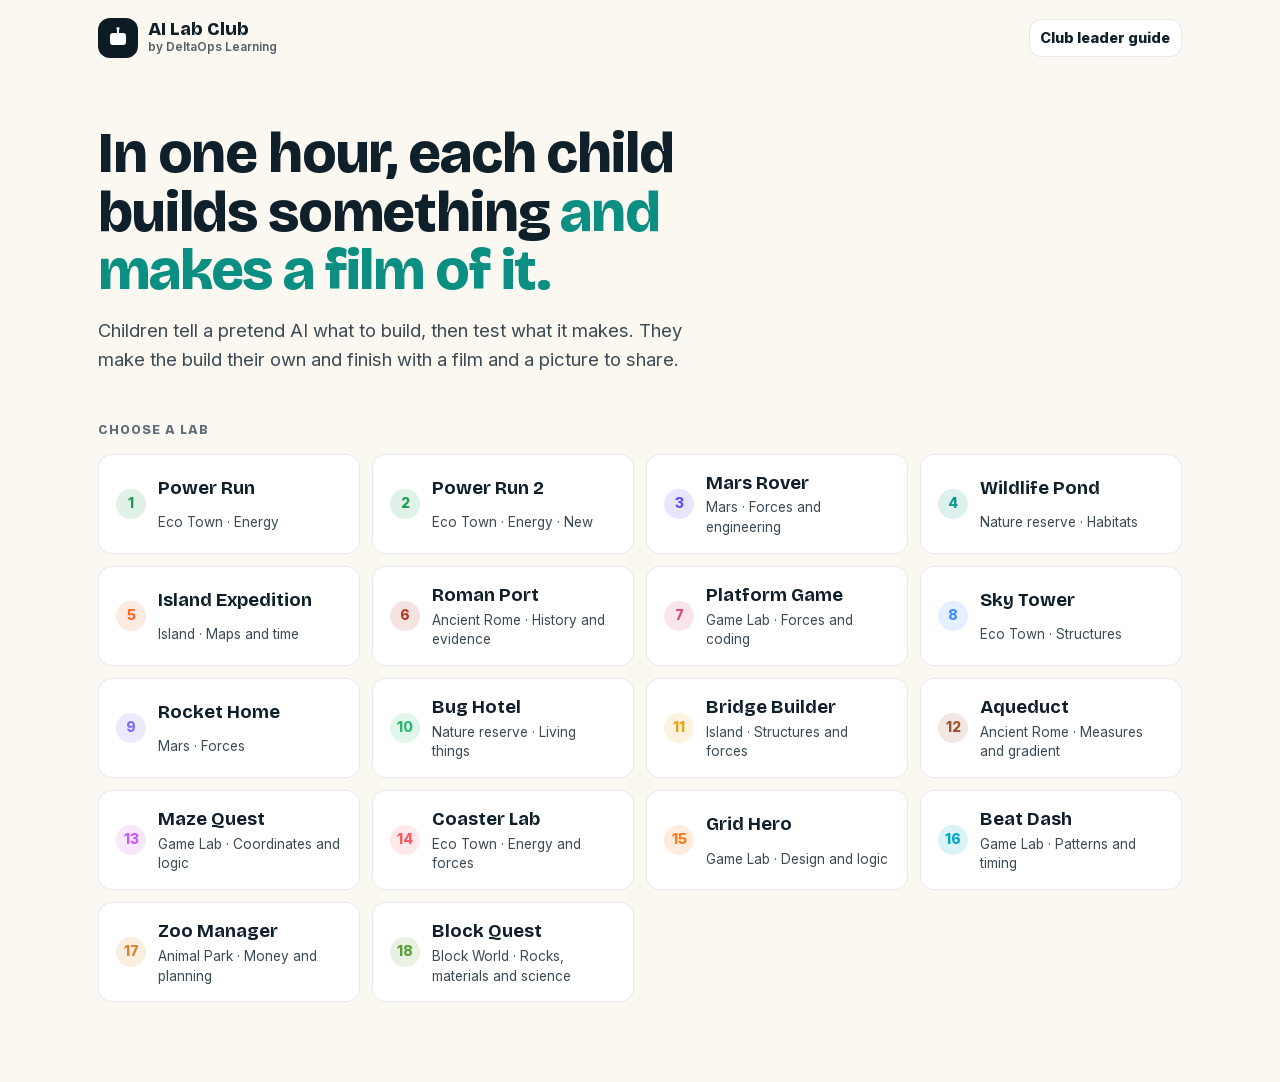
<file: labs-test/index.html>
<!doctype html>
<html lang="en-GB">
<head>
  <meta charset="utf-8">
  <meta name="viewport" content="width=device-width, initial-scale=1, viewport-fit=cover">
  <meta name="robots" content="noindex">
  <meta name="theme-color" content="#0c1b24">
  <title>AI Lab Club</title>
  <link rel="icon" href="/labs-test/mark.svg" type="image/svg+xml">
  <link rel="preload" href="/labs-test/fonts/inter.woff2" as="font" type="font/woff2" crossorigin>
  <link rel="preload" href="/labs-test/fonts/bricolage.woff2" as="font" type="font/woff2" crossorigin>
  <script type="module" crossorigin src="/labs-test/assets/index-DCKdFNUJ.js"></script>
  <link rel="modulepreload" crossorigin href="/labs-test/assets/rolldown-runtime-Dd_uD5pT.js">
  <link rel="stylesheet" crossorigin href="/labs-test/assets/index-adp0SQzW.css">
</head>
<body>
  <div id="app" class="app"></div>
  <noscript>AI Lab needs JavaScript.</noscript>
  <script>
    // Power Run 2 is a separate page (labs-test/power-run-2), so its tile is added to the lab list here,
    // straight after the original Power Run. The list can redraw, so the tile is re-added when it does.
    new MutationObserver(() => {
      const first = document.querySelector('.mgrid a.mtile[href="./?m=powerrun"]');
      if (!first || first.parentElement.querySelector('[data-pr2]')) return;
      const tile = first.cloneNode(true);
      tile.dataset.pr2 = '';
      tile.href = '/labs-test/power-run-2/';
      tile.querySelector('b').textContent = 'Power Run 2';
      tile.querySelector('small').textContent = 'Eco Town · Energy · New';
      first.after(tile);
      first.parentElement.querySelectorAll('.mt-n').forEach((n, i) => { n.textContent = i + 1; });
    }).observe(document.getElementById('app'), { childList: true, subtree: true });
  </script>
</body>
</html>
</file>
<file: labs-test/assets/index-adp0SQzW.css>
@font-face{font-family:Inter;src:url(/labs-test/fonts/inter.woff2)format("woff2");font-weight:100 900;font-display:swap}@font-face{font-family:Bricolage Grotesque;src:url(/labs-test/fonts/bricolage.woff2)format("woff2");font-weight:200 800;font-display:swap}:root{--paper:#fbf8f1;--card:#fff;--ink:#10202b;--soft:#5c6b75;--line:#e4e9ec;--navy:#0c1b24;--night:#0d1833;--mc:#1f9d55;--mi:#0f3d2a;--good:#1f9d55;--mid:#e8a317;--bad:#e2483d;--you:#1f9d55;--guess:#ff7a2f;--calc:#3f8cff;--r:18px;--shadow:0 2px 0 #0c1b240f, 0 10px 30px #0c1b2414;--top:64px;--panel:min(440px, 38vw);--lightningcss-light:initial;--lightningcss-dark: ;color-scheme:light}*{box-sizing:border-box}html,body{height:100%;margin:0}body{background:var(--paper);color:var(--ink);-webkit-font-smoothing:antialiased;font:16px/1.45 Inter,system-ui,sans-serif}button{font:inherit;color:inherit}h1,h2,h3{letter-spacing:-.01em;margin:0}h1,h2{font-family:Bricolage Grotesque,Inter,sans-serif;font-weight:800}a{color:inherit}svg{fill:currentColor;flex:none;width:1.2em;height:1.2em}.btn{all:unset;box-sizing:border-box;background:var(--mc);color:#fff;cursor:pointer;min-height:46px;box-shadow:0 4px 0 var(--mi);text-align:center;border-radius:14px;justify-content:center;align-items:center;gap:.5em;padding:.6em 1.1em;font-weight:800;transition:transform .12s,box-shadow .12s,filter .2s;display:inline-flex}.btn:hover{filter:brightness(1.06)}.btn:active{box-shadow:0 1px 0 var(--mi);transform:translateY(3px)}.btn:focus-visible,.tile:focus-visible,.step:focus-visible,.tab:focus-visible,.sw:focus-visible,.stamp:focus-visible,.iconbtn:focus-visible,.mtile:focus-visible{outline-offset:2px;outline:3px solid #3f8cff}.btn[disabled]{opacity:.45;cursor:not-allowed;transform:none}.btn.big{border-radius:16px;min-height:56px;padding:.7em 1.4em;font-size:1.08em}.btn.ghost{color:var(--ink);background:#fff;box-shadow:0 4px #cdd6dc,inset 0 0 0 2px #e4e9ec}.btn.small{border-radius:12px;min-height:38px;padding:.4em .8em;font-size:.9em}.iconbtn{all:unset;box-sizing:border-box;width:44px;height:44px;color:var(--ink);cursor:pointer;background:#fff;border-radius:12px;place-items:center;display:inline-grid;box-shadow:0 3px #cdd6dc,inset 0 0 0 2px #e4e9ec}.iconbtn.small{border-radius:10px;width:36px;height:36px}.iconbtn[aria-pressed=true]{background:var(--ink);color:#fff;box-shadow:0 3px #000}.tiles{flex-wrap:wrap;gap:8px;display:flex}.tile{all:unset;box-sizing:border-box;cursor:pointer;background:#fff;border-radius:12px;align-items:center;min-height:44px;padding:.5em .95em;font-weight:700;line-height:1.2;transition:transform .12s,background .15s,color .15s;display:inline-flex;box-shadow:0 3px #cdd6dc,inset 0 0 0 2px #e4e9ec}.tile:hover{background:#f4f8f6}.tile.on{background:var(--mc);color:#fff;box-shadow:0 3px 0 var(--mi)}.tile[disabled]{opacity:.4;cursor:not-allowed}.tiles.small .tile{min-height:38px;padding:.35em .75em;font-size:.9em}.pill{background:var(--mc);color:#fff;letter-spacing:.06em;text-transform:uppercase;border-radius:99px;padding:.25em .7em;font-size:.74em;font-weight:800;display:inline-block}.chip{color:var(--soft);background:#eef2f4;border-radius:99px;padding:.25em .7em;font-size:.78em;font-weight:800;display:inline-block}.tag{letter-spacing:.05em;text-transform:uppercase;color:#fff;vertical-align:.08em;white-space:nowrap;border-radius:8px;padding:.18em .55em;font-size:.72em;font-weight:900;display:inline-block}.tag.you{background:var(--you)}.tag.guess{background:var(--guess)}.tag.calc{background:var(--calc)}.app.mission{grid-template-rows:var(--top) 1fr;height:100dvh;display:grid;overflow:hidden}.top{background:var(--navy);color:#fff;align-items:center;gap:14px;min-width:0;padding:0 14px;display:flex}.brand{flex:none;align-items:center;gap:10px;text-decoration:none;display:flex}.brand b{font-family:Bricolage Grotesque,sans-serif;font-size:1.15em;font-weight:800;line-height:1.05;display:block}.brand small{opacity:.7;font-size:.74em;font-weight:600;display:block}.brand-mark{background:var(--mc);color:#fff;width:40px;height:40px;box-shadow:0 3px 0 var(--mi);border-radius:12px;place-items:center;display:grid}.brand-mark svg{width:24px;height:24px}.steps{scrollbar-width:none;gap:4px;min-width:0;margin:0 auto;padding:0;list-style:none;display:flex;overflow-x:auto}.steps::-webkit-scrollbar{display:none}.step{all:unset;cursor:pointer;color:#ffffffbf;white-space:nowrap;border-radius:99px;align-items:center;gap:7px;padding:6px 11px 6px 6px;font-size:.86em;font-weight:700;display:flex}.step:hover:not([disabled]){background:#ffffff14}.step[disabled]{opacity:.38;cursor:default}.step-n{background:#ffffff1f;border-radius:50%;place-items:center;width:26px;height:26px;font-size:.9em;font-weight:900;display:grid}.step-n svg{width:15px;height:15px}.step.done .step-n{background:var(--mc);color:#fff}.step.on{color:var(--ink);background:#fff}.step.on .step-n{background:var(--mc);color:#fff}.top-tools{flex:none;gap:8px;display:flex}.top .iconbtn{color:#fff;box-shadow:none;background:#ffffff1a}.mwrap{grid-template-columns:1fr var(--panel);min-height:0;display:grid}.stage{background:linear-gradient(#bfe3ff,#eef8ff);min-height:0;position:relative;overflow:hidden}.stage-canvas{touch-action:none;cursor:grab;width:100%;height:100%;display:block;position:absolute;inset:0}.stage-canvas:active{cursor:grabbing}.stage.picking .stage-canvas{cursor:crosshair}.stage-hint{text-align:center;color:var(--mi,#10202b);pointer-events:none;background:radial-gradient(60% 50% at 50% 55%, color-mix(in srgb, var(--mc,#1f9d55) 22%, transparent), transparent 70%), linear-gradient(180deg, #e9f6ff, #fbf8f1);place-content:center;justify-items:center;gap:10px;padding:20px;display:grid;position:absolute;inset:0}.stage-hint b{font-size:1.25em;font-weight:800}.stage-hint small{opacity:.7;font-weight:600}.hint-mark{background:var(--mc,#1f9d55);color:#fff;width:76px;height:76px;box-shadow:0 6px 0 color-mix(in srgb, var(--mc,#1f9d55) 60%, #000), 0 18px 40px -16px #0c1b2466;border-radius:24px;place-items:center;animation:3s ease-in-out infinite hintbob;display:grid}.hint-mark svg{width:40px;height:40px}@keyframes hintbob{50%{transform:translateY(-8px)rotate(-3deg)}}.stage-hint[hidden]{display:none}.stage-over{pointer-events:none;position:absolute;inset:0}.live{align-items:flex-end;gap:12px;display:flex;position:absolute;bottom:16px;left:16px;right:16px}.clock{color:#fff;background:#0a1228c7;border-radius:16px;padding:10px 16px}.clock small{letter-spacing:.08em;text-transform:uppercase;opacity:.7;font-size:.7em;font-weight:800;display:block}.clock b{font-variant-numeric:tabular-nums;font-size:1.9em;font-weight:900;line-height:1.05}.graph{background:#ffffffeb;border-radius:16px;flex:1;max-width:560px;height:110px;padding:8px}.graph svg{width:100%;height:100%;display:block}.progress{color:#fff;text-align:center;pointer-events:auto;background:#0a1228db;border-radius:22px;width:min(420px,80%);padding:22px 24px;position:absolute;top:50%;left:50%;transform:translate(-50%,-50%)}.progress b{margin-bottom:12px;font-family:Bricolage Grotesque,sans-serif;font-size:1.4em;display:block}.progress i{background:#ffffff26;border-radius:99px;height:12px;display:block;overflow:hidden}.progress i span{background:linear-gradient(90deg,#59c7fc,#16ffc6);border-radius:99px;width:0;height:100%;transition:width .2s;display:block}.progress small{opacity:.8;margin-top:10px;font-weight:600;display:block}.panel{background:var(--paper);border-left:1px solid var(--line);overscroll-behavior:contain;padding:16px;overflow-y:auto}.card{background:var(--card);border-radius:var(--r);box-shadow:var(--shadow);padding:20px}.card+.card{margin-top:14px}.card.warn{border:2px solid var(--bad)}.kicker{align-items:center;gap:8px;margin-bottom:8px;display:flex}.habit{color:var(--mc);letter-spacing:.04em;text-transform:uppercase;font-size:.78em;font-weight:800}.step-card h2{margin-bottom:12px;font-size:1.65em}.prompt{background:#f3f7f5;border:2px dashed #cfdcd5;border-radius:16px;margin-bottom:16px;padding:14px 52px 14px 16px;position:relative}.prompt-label{letter-spacing:.08em;text-transform:uppercase;color:var(--soft);margin-bottom:4px;font-size:.72em;font-weight:900;display:block}.prompt .iconbtn{position:absolute;top:10px;right:10px}.sentence{margin:0;font-size:1.22em;font-weight:700;line-height:1.55}.blank{border-radius:8px;margin:0 .05em;padding:0 .4em;line-height:1.4;display:inline-block}.blank.you{background:var(--mc);color:#fff}.blank.guess{color:#b04a09;background:#fff1e6;box-shadow:inset 0 0 0 2px #ffb27a}.blank.empty{text-align:center;color:#9aa6b3;background:#fff;min-width:2.2em;box-shadow:inset 0 0 0 2px #cfdcd5}.slot{margin:0 0 14px}.slot h3{color:var(--ink);margin:0 0 8px;font-size:.95em;font-weight:800}.tip{color:var(--soft);margin:6px 0 0;font-size:.92em}.hint{color:var(--soft);margin:0 0 10px;font-size:.92em}.actions{flex-wrap:wrap;gap:10px;margin-top:16px;display:flex}.actions.wrap{margin-top:12px}.guide{background:var(--navy);color:#fff;border-radius:16px;margin-top:16px;padding:16px;animation:.35s cubic-bezier(.2,1.4,.4,1) pop}@keyframes pop{0%{opacity:0;transform:translateY(8px)scale(.98)}}.guide-head{align-items:center;gap:8px;margin-bottom:10px;display:flex}.guide-head .bot{width:34px;height:34px;color:var(--navy);background:#16ffc6;border-radius:10px;place-items:center;display:grid}.guide-head small{opacity:.65;margin-left:auto;font-size:.72em;font-weight:700}.g-row{flex-wrap:wrap;align-items:baseline;gap:8px;margin:0 0 8px;line-height:1.4;display:flex}.g-row b{color:#ffd2b0}.g-hint{color:#ffd9c2;background:#ff7a2f24;border-radius:12px;margin:10px 0 0;padding:10px 12px;font-size:.9em}.guide .btn.ghost{color:#fff;box-shadow:none;background:#ffffff1a}.predict h3{line-height:1.5}.result{background:#fff7f2;border:2px solid #ffd7bd;border-radius:16px;margin-top:16px;padding:16px;animation:.35s cubic-bezier(.2,1.4,.4,1) pop}.result.good{background:#effaf3;border-color:#bfe8cf}.result .headline{margin:0 0 12px;font-family:Bricolage Grotesque,sans-serif;font-size:1.35em;font-weight:800;line-height:1.2}.meters{gap:10px;margin-bottom:12px;display:grid}.meter{grid-template-columns:70px 1fr 36px;align-items:center;gap:4px 10px;display:grid}.meter span{font-size:.9em;font-weight:800}.meter i{background:#e6edf1;border-radius:99px;height:14px;overflow:hidden}.meter i b{border-radius:99px;height:100%;animation:1s cubic-bezier(.3,.8,.3,1) grow;display:block}@keyframes grow{0%{width:0!important}}.meter b.hi{background:var(--good)}.meter b.mid{background:var(--mid)}.meter b.lo{background:var(--bad)}.meter em{text-align:right;font-variant-numeric:tabular-nums;font-style:normal;font-weight:900}.meter small{color:var(--soft);grid-column:2/-1;font-size:.82em}.pred{align-items:center;gap:6px;margin:0 0 10px;font-weight:700;display:flex}.pred.yes{color:var(--good)}.pred.no{color:#b04a09}.lines{margin:0;padding-left:1.2em}.lines li{margin:0 0 6px}.result .g-hint{color:#8a3a08;background:#fff1e6}.runs{margin:0;padding-left:1.2em;font-size:.92em}.runs li{margin-bottom:4px}.tabs{background:#eef2f4;border-radius:14px;gap:4px;margin-bottom:14px;padding:4px;display:flex;overflow-x:auto}.tab{all:unset;text-align:center;cursor:pointer;white-space:nowrap;color:var(--soft);border-radius:10px;flex:1;padding:9px 10px;font-size:.92em;font-weight:800}.tab.on{color:var(--ink);background:#fff;box-shadow:0 2px #d5dde2}.tabbody h3{margin:14px 0 8px;font-size:.95em;font-weight:800}.swatches{grid-template-columns:repeat(8,1fr);gap:7px;display:grid}.sw{all:unset;aspect-ratio:1;cursor:pointer;border-radius:10px;transition:transform .12s;box-shadow:inset 0 0 0 2px #00000014,0 2px #0000001f}.sw:hover{transform:scale(1.08)}.sw.on{box-shadow:0 0 0 3px #fff, 0 0 0 5px var(--ink);transform:scale(1.05)}.stamps{grid-template-columns:repeat(auto-fill,minmax(76px,1fr));gap:8px;display:grid}.stamp{all:unset;cursor:pointer;text-align:center;color:var(--ink);background:#fff;border-radius:12px;justify-items:center;gap:4px;padding:10px 4px 8px;font-size:.74em;font-weight:800;display:grid;box-shadow:0 3px #cdd6dc,inset 0 0 0 2px #e4e9ec}.stamp span{color:var(--ink)}.stamp.on{box-shadow:0 3px 0 var(--mi), inset 0 0 0 3px var(--mc);background:#f1faf5}.title-preview{background:var(--navy);color:#fff;border-radius:14px;margin:0 0 6px;padding:12px 14px;font-family:Bricolage Grotesque,sans-serif;font-size:1.35em;font-weight:800}.title-preview.small{color:var(--ink);background:#eef2f4;margin-top:8px;font-size:1em}.outputs{gap:12px;margin-top:18px;display:grid}.lead-in{background:#effaf3;border-radius:14px;margin:0 0 14px;padding:12px 14px}.out-video,.out-pic{width:100%;box-shadow:var(--shadow);background:#000;border-radius:16px;display:block}.out-video.story,.out-pic.story{justify-self:center;max-width:260px}.takehome{background:#f3f7f5;border-radius:16px;grid-template-columns:150px 1fr;align-items:center;gap:14px;padding:14px;display:grid}.takehome h3{margin:0 0 6px}.takehome p{margin:0 0 6px;font-size:.92em}.takehome .small,.small{color:var(--soft);font-size:.82em}.qr{background:#fff;border-radius:12px;padding:6px;line-height:0}.qr svg{width:100%;height:auto}.caption-box{background:#fff;border-radius:16px;padding:14px;box-shadow:inset 0 0 0 2px #e4e9ec}.caption-box h3{margin-bottom:6px;font-size:.95em}.caption-box p{color:var(--soft);margin:0 0 10px;font-size:.92em}.brief h1{margin:10px 0 8px;font-size:2.3em;line-height:1.02}.brief .lead{margin:0 0 12px;font-size:1.1em}.brief .goal{background:#effaf3;border-radius:14px;margin:0 0 14px;padding:12px 14px}.brief h3{margin:0 0 6px;font-size:1em}.learn{margin:0 0 14px;padding-left:1.2em}.plan{grid-template-columns:1fr 1fr;gap:6px;margin:0;padding:0;list-style:none;display:grid}.plan li{background:#f3f7f5;border-radius:10px;align-items:center;gap:8px;padding:6px 8px;font-size:.9em;font-weight:700;display:flex}.plan b{background:var(--mc);color:#fff;border-radius:50%;flex:none;place-items:center;width:24px;height:24px;font-size:.85em;display:grid}.toast{opacity:0;background:var(--navy);color:#fff;z-index:20;border-radius:14px;max-width:90vw;padding:12px 18px;font-weight:700;transition:all .3s;position:fixed;bottom:24px;left:50%;transform:translate(-50%,20px)}.toast.on{opacity:1;transform:translate(-50%)}@media (max-width:900px),(orientation:portrait) and (max-width:1100px){.app.mission{grid-template-rows:auto 1fr}.top{flex-wrap:wrap;row-gap:6px;padding:8px 10px}.steps{order:3;width:100%;margin:0}.top-tools{margin-left:auto}.mwrap{grid-template-rows:46% 54%;grid-template-columns:1fr}.panel{border-left:0;border-top:1px solid var(--line);padding:12px}.step-t{display:none}.step.on .step-t{display:inline}.graph{height:80px}}.app.home{background:var(--paper);min-height:100dvh}.home-top,.doc-top{justify-content:space-between;align-items:center;max-width:1180px;margin:0 auto;padding:18px clamp(16px,4vw,48px);display:flex}.home-top .brand-mark,.doc-top .brand-mark{background:var(--navy);box-shadow:none}.home-top .btn.ghost,.doc-top .btn.ghost{box-shadow:inset 0 0 0 1px var(--line)}.home-body{max-width:1180px;margin:0 auto;padding:24px clamp(16px,4vw,48px) 80px}.home-body h1{letter-spacing:-.02em;max-width:16ch;margin:24px 0 16px;font-size:clamp(2.1rem,5vw,3.6rem);line-height:1.02}.home-body h1 span{color:#0c8f83}.home-body .lead{max-width:600px;color:var(--soft);margin:0 0 48px;font-size:1.15em;line-height:1.55}.home-h2{letter-spacing:.08em;text-transform:uppercase;color:var(--soft);margin:0 0 14px;font-size:.8em;font-weight:800}.mgrid{grid-template-columns:repeat(auto-fill,minmax(240px,1fr));gap:12px;display:grid}.mtile{color:inherit;box-shadow:inset 0 0 0 1px var(--line);background:#fff;border-radius:14px;grid-template-columns:auto 1fr;align-items:center;gap:2px 12px;padding:16px 18px;text-decoration:none;transition:box-shadow .15s;display:grid}a.mtile:hover{box-shadow:inset 0 0 0 1px #c6d0d6,0 8px 24px -16px #0c1b2466}.mt-n{background:color-mix(in srgb, var(--c) 14%, #fff);width:30px;height:30px;color:var(--c);border-radius:50%;grid-row:span 2;place-items:center;font-size:.85em;font-weight:800;display:grid}.mtile b{font-family:Bricolage Grotesque,sans-serif;font-size:1.15em;font-weight:700}.mtile small{color:var(--soft);font-size:.85em}.mt-go{display:none}.mtile.soon{opacity:.55}.app.doc{background:var(--paper);min-height:100dvh}.doc-body{max-width:980px;margin:0 auto;padding:24px clamp(16px,4vw,48px) 80px}.doc-body h1{letter-spacing:-.02em;max-width:20ch;margin:8px 0 14px;font-size:clamp(2rem,4.4vw,3rem);line-height:1.04}.doc-body>h2{margin:56px 0 16px;font-size:1.35em}.doc-body .lead{color:var(--soft);max-width:680px;font-size:1.12em;line-height:1.55}.eyebrow{letter-spacing:.08em;text-transform:uppercase;color:#0c8f83;margin:0;font-size:.78em;font-weight:800}.doc-grid{grid-template-columns:repeat(auto-fit,minmax(280px,1fr));gap:12px;margin:16px 0;display:grid}.doc-card{box-shadow:inset 0 0 0 1px var(--line);background:#fff;border-radius:14px;padding:20px 22px}.doc-card h2,.doc-card h3{margin:0 0 8px;font-size:1.1em}.doc-card h2+*{margin-top:0}.doc-card p{color:var(--soft);margin:0 0 10px}.doc-card ul{margin:0 0 8px;padding-left:1.2em}.doc-card li{margin-bottom:4px}.formats{grid-template-columns:1fr 1fr;gap:12px;display:grid}.format.term{grid-column:1/-1}.format .when{letter-spacing:.06em;text-transform:uppercase;color:#0c8f83;margin:0 0 4px;font-size:.78em;font-weight:800}.mlist{gap:6px 18px;margin:12px 0 0;padding:0;list-style:none;display:grid}.format.term .mlist{grid-template-columns:repeat(auto-fill,minmax(190px,1fr))}.mlist li{align-items:center;gap:8px;font-size:.92em;display:flex}.mlist i{border-radius:50%;flex:none;width:8px;height:8px}.labs{border-top:1px solid var(--line);grid-template-columns:repeat(auto-fill,minmax(280px,1fr));gap:0 24px;display:grid}.lab-row{border-bottom:1px solid var(--line);color:inherit;grid-template-rows:auto auto;grid-template-columns:8px 1fr auto;align-items:center;column-gap:12px;padding:14px 4px;text-decoration:none;display:grid}.lab-row i{border-radius:50%;grid-row:span 2;width:8px;height:8px}.lab-row small{color:var(--soft);grid-column:2;font-size:.85em}.lab-row .go,.lab-row .chip{color:#0c8f83;grid-area:1/3/span 2;align-items:center;gap:4px;font-size:.85em;font-weight:700;display:inline-flex}a.lab-row:hover b{text-underline-offset:3px;text-decoration:underline}table.hour{border-collapse:collapse;width:100%;box-shadow:inset 0 0 0 1px var(--line);background:#fff;border-radius:14px;font-size:.95em;overflow:hidden}.hour th,.hour td{text-align:left;border-bottom:1px solid var(--line);vertical-align:top;padding:12px 14px}.hour tr:last-child td{border-bottom:0}.hour th{color:var(--soft);text-transform:uppercase;letter-spacing:.06em;font-size:.75em;font-weight:800}.hour td:first-child,.hour td:nth-child(2){font-variant-numeric:tabular-nums;white-space:nowrap;color:var(--soft)}.check{max-width:720px;padding-left:1.2em}.check li{margin-bottom:10px;line-height:1.5}.doc-actions{flex-wrap:wrap;gap:10px;margin-top:32px;display:flex}@media (max-width:700px){.formats{grid-template-columns:1fr}.hour th:nth-child(2),.hour td:nth-child(2){display:none}}.qr.big{width:180px}.mono{word-break:break-all;color:var(--soft);font-family:ui-monospace,Menlo,monospace;font-size:.8em}@media print{.noprint{display:none!important}.doc-top{border-bottom:1px solid var(--ink)}.doc-card,table.hour{box-shadow:none;border:1px solid #ccd}body{background:#fff}.doc-body>p:last-child,.doc-body .btn{display:none!important}.doc-card,table.hour tr,.mlist li{break-inside:avoid}h2{break-after:avoid}}@media (prefers-reduced-motion:reduce){*,:before,:after{transition:none!important;animation:none!important}}.app.trailer{background:#0c1b24;position:fixed;inset:0;overflow:hidden}.tr-stage{position:absolute;inset:0}.tr-stage canvas{width:100%;height:100%;display:block}.tr-badge{color:#10202b;background:#fffffff0;border-radius:999px;align-items:center;gap:10px;padding:7px 14px 7px 7px;font:600 13px/1.15 Inter,system-ui,sans-serif;display:flex;position:absolute;top:14px;left:14px;box-shadow:0 6px 20px #0c1b242e}.tr-badge b{font-size:14px;display:block}.tr-badge small{color:#5c6b75;font-weight:600}.tr-mark{background:var(--mc,#1f9d55);color:#fff;border-radius:50%;place-items:center;width:30px;height:30px;display:grid}.tr-mark svg{width:17px;height:17px}.tr-cap,.tr-card{color:#10202b;opacity:0;background:#fffffff2;border-radius:16px;max-width:520px;padding:12px 16px;font:650 15px/1.35 Inter,system-ui,sans-serif;transition:opacity .35s,transform .35s;position:absolute;bottom:14px;left:14px;right:14px;transform:translateY(10px);box-shadow:0 8px 28px #0c1b2438}.tr-cap.on,.tr-card.on{opacity:1;transform:none}.tr-cap small,.tr-card small{letter-spacing:.08em;text-transform:uppercase;color:var(--mc,#1f9d55);margin-bottom:3px;font:800 11px/1.2 Inter,system-ui,sans-serif;display:block}.tr-card b{font:800 19px/1.2 Bricolage Grotesque,Inter,system-ui,sans-serif;display:block}.tr-card span{color:#5c6b75;margin-top:2px;font-size:14px;display:block}.tr-none{color:#fff;padding:20px;font:600 15px Inter,system-ui,sans-serif}@media (max-width:520px){.tr-cap,.tr-card{padding:10px 12px;font-size:13px}.tr-card b{font-size:16px}.tr-badge{transform-origin:0 0;transform:scale(.88)}}.home-link .steps{display:none}.more-opts{margin:4px 0 8px}.more-opts summary{cursor:pointer;color:var(--mi,#0f3d2a);padding:8px 0;font-weight:700}.tr-cap.guess small{color:#b7791f}.panel.entering>.card{animation:.38s cubic-bezier(.2,.9,.3,1) stepin}@keyframes stepin{0%{opacity:0;transform:translateY(14px)}}.guide .g-row,.guide>.actions,.guide .g-hint{animation:.35s cubic-bezier(.2,.9,.3,1) both rowin}.guide .g-row:nth-of-type(2){animation-delay:.12s}.guide .g-row:nth-of-type(3){animation-delay:.24s}.guide .g-row:nth-of-type(4){animation-delay:.36s}.guide .g-row:nth-of-type(5){animation-delay:.48s}.guide .g-hint{animation-delay:.5s}.guide>.actions{animation-delay:.6s}@keyframes rowin{0%{opacity:0;transform:translate(-8px)}}.guide .tag{display:inline-block}.guide .g-row .tag.guess{animation:1.2s ease-out .4s 2 tagpulse}@keyframes tagpulse{40%{transform:scale(1.12);box-shadow:0 0 0 6px #ffa64d40}}.dots{gap:6px;margin:4px 0 2px;display:flex}.dots i{background:#16ffc6;border-radius:50%;width:9px;height:9px;animation:1s ease-in-out infinite dot}.dots i:nth-child(2){animation-delay:.15s}.dots i:nth-child(3){animation-delay:.3s}@keyframes dot{0%,80%,to{opacity:.3;transform:translateY(0)}40%{opacity:1;transform:translateY(-5px)}}.result .pred{animation:.4s .25s both rowin}.result .lines li{animation:.35s both rowin}.result .lines li:first-child{animation-delay:.35s}.result .lines li:nth-child(2){animation-delay:.45s}.result .lines li:nth-child(3){animation-delay:.55s}.result .lines li:nth-child(4){animation-delay:.65s}.result .lines li:nth-child(5){animation-delay:.75s}.tile{transition:transform .15s cubic-bezier(.2,1.4,.4,1),background .15s,box-shadow .15s}.tile:active{transform:translateY(2px)scale(.97)}.settled,.settled *{animation:none!important}.tr-cap em{color:#4d606b;margin-top:4px;font-size:.86em;font-style:normal;font-weight:600;display:block}.tr-hud{color:#fff;letter-spacing:.02em;opacity:0;background:#10202bd1;border-radius:12px;padding:8px 14px;font:800 15px/1 Inter,system-ui,sans-serif;transition:opacity .3s;position:absolute;top:14px;right:14px}.tr-hud.on{opacity:1}.tr-tiles{flex-wrap:wrap;gap:6px;margin-top:8px;display:flex}.tr-tiles i{color:#10202b;background:#eef2f4;border-radius:10px;padding:5px 10px;font-size:.9em;font-style:normal;font-weight:700;transition:background .3s,color .3s,opacity .3s}.tr-cap.shown .tr-tiles i{opacity:.45}.tr-cap.shown .tr-tiles i.right{opacity:1;background:var(--mc,#1f9d55);color:#fff}.tr-card i{color:var(--mc,#1f9d55);margin-top:6px;font-size:13px;font-style:normal;font-weight:700;display:block}.g-row{font-size:1.04em;line-height:1.45}.tag{padding:.22em .6em;font-size:.8em}.g-more{margin:2px 0 6px}.g-more summary{cursor:pointer;color:#16ffc6;padding:4px 0;font-size:.92em;font-weight:800}.g-more[open] summary{margin-bottom:6px}.step-card .prompt{z-index:3;background:#f3f7f5;position:sticky;top:-16px;box-shadow:0 8px 18px -12px #0c1b2459}.brief>.actions{z-index:3;border-radius:0 0 var(--r) var(--r);background:linear-gradient(#fff0,#fff 28%);margin:0 -20px -20px;padding:14px 20px 16px;position:sticky;bottom:-16px}.tiles.small .tile{min-height:42px;font-size:.98em}.stamp{font-size:.82em}.stamp svg{width:52px;height:52px}.tabs{flex-wrap:wrap}.tab{flex:1 0 auto;padding:9px 8px;font-size:.9em}.live{flex-direction:column;align-items:flex-end;gap:8px;inset:14px 14px auto auto}.graph{background:#fff;flex:none;width:min(380px,44vw);height:96px;box-shadow:0 8px 24px -12px #0c1b2466}.clock b{font-size:2.1em}.dip{pointer-events:none;background:radial-gradient(circle at 50% 45%, color-mix(in srgb, var(--mc) 55%, #fff), var(--mc));animation:.62s ease-in-out both dip;position:absolute;inset:0}@keyframes dip{0%{opacity:0}40%{opacity:.85}to{opacity:0}}.guesses p{margin:0 0 8px}.chips{flex-wrap:wrap;gap:6px;display:flex}.gchip{background:#ffffff1f;border-radius:10px;padding:6px 10px;line-height:1.2;display:inline-grid}.result .gchip{color:var(--ink);background:#fff;box-shadow:inset 0 0 0 1.5px #ffd7bd}.gchip small{opacity:.75;font-size:.72em;font-weight:700}.gchip b{font-size:.92em}.result .g-hint.guesses{color:var(--ink);background:#fff1e6}@media (max-width:900px),(orientation:portrait) and (max-width:1100px){.graph{width:min(300px,60vw);height:72px}.live{top:8px;right:8px}}.g-said{font-weight:600}.g-guessword{color:#ffb36b;border-bottom:2px dotted #ffb36b;font-style:normal}.g-sum{display:inline}.g-sum summary{cursor:pointer;color:#16ffc6;font-size:.9em;font-weight:800;display:inline}.g-sum[open] summary{margin-bottom:4px;display:block}.nowrap{white-space:nowrap}.app.game-mode .mwrap{grid-template-rows:1fr;grid-template-columns:1fr;position:relative}.app.game-mode .stage{grid-area:1/1}.app.game-mode .stage-canvas{cursor:default}.app.game-mode .stage-hint{display:none}.app.game-mode .panel{z-index:6;background:0 0;border:0;width:min(410px,100% - 28px);max-height:calc(100% - 28px);padding:0;position:absolute;top:14px;right:14px}.app.game-mode .panel>.card{box-shadow:0 14px 40px #0a1e3247}.app.game-mode .panel.off{display:none}.app.game-mode .panel.center{width:min(460px,100% - 28px);top:50%;left:50%;right:auto;transform:translate(-50%,-50%)}.game-brief{text-align:center;padding:28px 26px}.game-brief h1{margin:0 0 8px;font-size:2.4em}.game-brief .lead{margin:0 0 18px;font-size:1.25em;line-height:1.45}.game-brief .actions{justify-content:center}.play-chip{z-index:5;color:#fff;white-space:nowrap;text-overflow:ellipsis;pointer-events:none;background:#10202bd1;border-radius:999px;max-width:calc(100% - 28px);padding:10px 18px;font-size:1.05em;font-weight:700;position:absolute;top:14px;left:50%;overflow:hidden;transform:translate(-50%)}@media (max-width:900px),(orientation:portrait) and (max-width:1100px){.app.game-mode .mwrap{grid-template-rows:1fr}.app.game-mode .panel{width:calc(100% - 20px);max-height:62%;top:auto;bottom:10px;right:10px}.app.game-mode .panel.center{bottom:auto}.play-chip{white-space:normal;text-align:center;font-size:.95em}}.step-card .tile,.rv-card .tile{text-align:center;justify-content:center;min-width:76px;min-height:76px;padding:.5em 1em;font-size:1.05rem}.stage-big{z-index:6;letter-spacing:-.01em;text-align:center;pointer-events:none;opacity:0;border-radius:20px;max-width:80%;margin:0;padding:14px 24px;font-size:clamp(24px,2.8vw,38px);font-weight:800;line-height:1.15;transition:opacity .35s,scale .45s cubic-bezier(.34,1.56,.64,1);position:absolute;top:42%;left:50%;translate:-50% -50%;scale:.8}.stage-big.on{opacity:1;scale:1}.stage-big.good{color:#3a2a00;background:linear-gradient(#ffe7a0,#ffc83d);box-shadow:0 0 0 6px #ffc83d4d,0 0 40px #ffc83d80}.stage-big.not{color:#fff;background:#10202b;box-shadow:0 0 0 6px #ffffff26,0 20px 40px #00000059}.step-card .found{color:var(--accent-ink,#8a5a00);margin:0 0 4px;font-size:1.02em;font-weight:800}@media (min-width:901px){.app.game-mode .stage-big{max-width:calc(100% - 480px);left:calc(50% - 212px)}}.trail-count{z-index:5;color:#fff;pointer-events:none;background:#10202bd1;border-radius:999px;padding:8px 16px;font-size:1.35em;font-weight:800;position:absolute;top:14px;right:14px}.tile.has-pic{flex-direction:column;gap:4px}.tile .pic{font-size:2em;line-height:1}.tile .size-dots{gap:3px;display:flex}.tile .size-dots i{opacity:.2;background:currentColor;border-radius:50%;width:8px;height:8px}.tile .size-dots i.on{opacity:.85}.result .why{margin:6px 0 10px;font-size:1.15em;font-weight:700}.result .pred .mark{align-items:center;gap:6px;display:inline-flex}.doc-top{max-width:980px}.doc-actions .btn,.home-top .btn,.doc-top .btn{box-shadow:inset 0 0 0 1px var(--line)}.doc-actions .btn:not(.ghost){box-shadow:none}.app.doc{--doc-ink:#10202b;--doc-meta:#3c4a54}.app.doc .eyebrow,.app.doc .format .when{color:var(--doc-meta)}.app.doc .doc-body .lead,.app.doc .doc-card p,.app.doc .hour td,.app.doc .hour td:first-child,.app.doc .hour td:nth-child(2){color:var(--doc-ink)}.app.doc .lab-row small,.app.doc .hour th,.app.doc .mono{color:var(--doc-meta)}.app.doc .lab-row .go{color:var(--doc-ink)}.app.doc .btn:not(.ghost){background:var(--navy);color:#fff;box-shadow:none}.app.doc .btn.ghost{color:var(--doc-ink);background:#fff;box-shadow:inset 0 0 0 1px #cfd6db}.app.home .home-body .lead,.app.home .mtile small{color:#3c4a54}.town-board{z-index:5;color:#eaf1ff;background:#0d1833e6;border-radius:18px;width:300px;max-height:calc(100% - 28px);padding:14px 16px 12px;font-size:14px;position:absolute;top:14px;left:14px;overflow:auto;box-shadow:0 14px 40px #0a1e324d}.town-board.flash{animation:.6s ease-out tbflash}@keyframes tbflash{0%{box-shadow:0 0 0 4px #ffc83db3,0 14px 40px #0a1e324d}}.tb-head{justify-content:space-between;align-items:center;gap:8px;display:flex}.tb-head b{letter-spacing:.01em;font-size:1.05em}.tb-clock{font-variant-numeric:tabular-nums;background:#ffffff1f;border-radius:999px;padding:3px 10px;font-weight:800}.tb-clock:empty{display:none}.tb-big{color:#ffe7a0;margin:8px 0 10px;font-size:1.12em;font-weight:800;line-height:1.3}.tb-big.bad{color:#ff9d8a}.tb-chart{width:100%;height:auto;display:block;overflow:visible}.tb-night{fill:#ffffff0f}.tb-made{transition:y .45s,height .45s,fill .3s,opacity .3s}.tb-made.past{opacity:.25}.tb-need{fill:none;stroke:#fff;stroke-width:1.6px;stroke-linejoin:round}.tb-now{stroke:#ff5a5f;stroke-width:1.6px}.tb-tick{fill:#9fb3d9;font:700 8px/1 Inter,system-ui,sans-serif}.tb-key{color:#c7d4f2;gap:14px;margin:4px 0 2px;font-size:.82em;display:flex}.tb-key span{align-items:center;gap:6px;display:inline-flex}.tb-key i{border-radius:2px;width:12px;height:8px;display:inline-block}.tb-key .k-made{background:#ffc83d}.tb-key .k-need{background:#fff;height:2px}.tb-cap{letter-spacing:.04em;text-transform:uppercase;color:#9fb3d9;margin:12px 0 6px;font-size:.82em;font-weight:800}.tb-hours{grid-template-columns:repeat(14,minmax(0,1fr));gap:3px;margin:0;padding:0;list-style:none;display:grid}.tb-hours li{gap:4px;display:grid}.tb-hours i{background:#ffffff14;border-radius:5px;height:30px;transition:background .35s,box-shadow .35s}.tb-hours li.on i{background:linear-gradient(#ffe7a0,#ffc83d);box-shadow:0 0 10px #ffc83d73}.tb-hours li.gas i{background:linear-gradient(#ffc6a0,#ff8a3d)}.tb-hours li.off i{background:#050a1c;box-shadow:inset 0 0 0 1px #fff3}.tb-hours li.forecast i{opacity:.8}.tb-hours li.wait i{box-shadow:none;background:#ffffff14}.tb-hours span{color:#9fb3d9;min-height:9px;font:700 9px/1 Inter,system-ui,sans-serif}.tb-store{align-items:center;gap:10px;margin-top:10px;font-size:.86em;font-weight:700;display:flex}.tb-store b{background:#ffffff1f;border-radius:999px;flex:1;height:10px;overflow:hidden}.tb-store i{background:linear-gradient(90deg,#6dff8a,#1fb45f);height:100%;transition:width .4s;display:block}.tb-said{border-top:1px solid #ffffff1f;gap:5px;margin:10px 0 0;padding:10px 0 0;font-size:.9em;list-style:none;display:grid}.tb-said:empty{display:none}.tb-said li{flex-wrap:wrap;align-items:baseline;gap:8px;display:flex}.tb-said span{color:#9fb3d9;min-width:62px}.tb-said em{color:#3a2a00;background:#ffc83d;border-radius:999px;padding:1px 7px;font-size:.78em;font-style:normal;font-weight:800}.map-pins{z-index:4;pointer-events:none;position:absolute;inset:0}.map-pin{color:#10202b;white-space:nowrap;pointer-events:auto;cursor:pointer;background:#fff;border:0;border-radius:999px;align-items:center;gap:6px;padding:8px 14px;font:800 15px/1.1 Inter,system-ui,sans-serif;display:inline-flex;position:absolute;top:0;left:0;translate:-50% -100%;box-shadow:0 6px 18px #0a1e324d}.map-pin:after{content:"";border:7px solid #0000;border-top-color:#fff;border-bottom:0;position:absolute;bottom:-7px;left:50%;translate:-50%}.map-pin.on{color:#fff;background:#1f9d55;box-shadow:0 0 0 4px #1f9d554d,0 6px 18px #0a1e324d}.map-pin.on:after{border-top-color:#1f9d55}.map-pin.note{color:#fff;pointer-events:none;cursor:default;background:#10202b}.map-pin.note:after{border-top-color:#10202b}.map-pin .pic{font-size:1.15em}.map-tip{color:var(--muted,#4a5a66);margin:10px 0 0;font-weight:600}.intro{z-index:6;pointer-events:none;position:absolute;inset:0}.intro-cap{color:#fff;text-align:center;opacity:0;background:#0d1833db;border-radius:20px;width:min(760px,100% - 40px);margin:0;padding:16px 24px;font:800 clamp(20px,2.4vw,30px)/1.25 Inter,system-ui,sans-serif;position:absolute;bottom:9%;left:50%;translate:-50%}.intro-cap.on{animation:.5s cubic-bezier(.2,.9,.3,1) forwards capin}@keyframes capin{0%{opacity:0;transform:translateY(12px)}to{opacity:1;transform:none}}.intro-skip{pointer-events:auto;position:absolute;top:14px;right:14px}@media (max-width:900px),(orientation:portrait) and (max-width:1100px){.town-board{border-radius:14px;width:auto;padding:10px 12px;font-size:13px;top:8px;left:8px;right:8px}.town-board .tb-chart,.town-board .tb-key,.town-board .tb-said,.town-board .tb-cap{display:none}.tb-big{margin:4px 0 6px;font-size:1em}.tb-hours i{height:18px}.map-pin{padding:6px 10px;font-size:13px}}.stage-big.low{font-size:clamp(18px,2vw,26px);top:auto;bottom:18px;translate:-50%}@media (min-width:901px){.app.game-mode .stage-big.low{max-width:calc(100% - 760px);left:calc(50% - 55px)}}.frame-pad{z-index:4;touch-action:none;cursor:crosshair;width:100%;height:100%;position:absolute;inset:0}.name-input{border:2px solid var(--line,#d9dee3);color:#10202b;background:#fff;border-radius:12px;width:100%;max-width:360px;padding:12px 14px;font:700 18px/1.2 Inter,system-ui,sans-serif}.name-input:focus{outline:3px solid color-mix(in srgb, var(--mc,#1f9d55) 45%, transparent);border-color:var(--mc,#1f9d55)}@media (max-width:900px),(orientation:portrait) and (max-width:1100px){.app.game-mode.map-on .panel{max-height:50%}}.run-hud{z-index:5;pointer-events:none;flex-wrap:wrap;gap:8px;max-width:calc(50% - 20px);display:flex;position:absolute;top:14px;left:14px}.rh-pill{color:#fff;white-space:nowrap;background:#10202bd1;border-radius:999px;align-items:center;gap:6px;padding:7px 13px;font:700 15px/1 Inter,system-ui,sans-serif;display:inline-flex}.rh-pill b{font-variant-numeric:tabular-nums;color:#ffe36a;font-size:1.1em}.rh-pill.pop{animation:.6s cubic-bezier(.34,1.56,.64,1) rhpop}@keyframes rhpop{0%{transform:scale(1)}40%{background:#1f9d55;transform:scale(1.25)}to{transform:scale(1)}}.rh-dots{gap:3px;display:inline-flex}.rh-dots i{background:#fff3;border-radius:3px;width:9px;height:14px}.rh-dots i.on{background:#6dff8a;box-shadow:0 0 6px #6dff8ab3}.spark-fly{z-index:6;pointer-events:none;background:radial-gradient(#fff,#ffd23a 55%,#ffc83d00 72%);border-radius:50%;width:14px;height:14px;margin:-7px 0 0 -7px;transition:transform .5s cubic-bezier(.5,0,.7,1),opacity .5s;position:absolute;top:0;left:0}.tb-homes{gap:5px;margin:0 0 10px;display:grid}.tb-homes b{font-size:.92em}.tb-homes-row{gap:4px;display:flex}.tb-homes-row i{clip-path:polygon(50% 0,100% 45%,100% 100%,0 100%,0 45%);background:#ffffff24;width:16px;height:14px}.tb-homes-row i.on{filter:drop-shadow(0 0 4px #ffc83dcc);background:#ffc83d}@media (max-width:900px),(orientation:portrait) and (max-width:1100px){.run-hud{max-width:calc(100% - 16px);top:8px;left:8px}.rh-pill{padding:6px 10px;font-size:13px}.app.game-mode .play-chip{top:48px}.tb-homes-row i{width:12px;height:11px}}.tb-head{align-items:center}.tb-head-text{justify-items:start;gap:6px;display:grid}.tb-dial{flex:none;width:92px;height:50px}.tb-dial-sky{fill:#7fc8ff;transition:fill .6s}.tb-dial.night .tb-dial-sky{fill:#1b2a6b}.tb-dial-arc{fill:none;stroke:#ffffff59;stroke-width:1.5px;stroke-dasharray:3 3}.tb-orb{fill:#ffd23a;filter:drop-shadow(0 0 4px #ffd23ae6);transition:cx .3s,cy .3s}.tb-orb.moon{fill:#e8eeff;filter:drop-shadow(0 0 4px #c8dcffcc)}.tb-big{font-size:1.22em}.tb-homes-row{flex-wrap:wrap;gap:5px}.tb-homes-row i{width:20px;height:18px}.tb-more{display:none}.town-board.more .tb-more{margin-top:10px;display:block}.tb-more-btn{color:#c7d4f2;cursor:pointer;background:0 0;border:1px solid #ffffff4d;border-radius:999px;margin-top:10px;padding:6px 12px;font:700 12px/1 Inter,system-ui,sans-serif}.tb-more-btn:hover{color:#fff;background:#ffffff1a}.guide .g-row.g-big{font-size:1.15em;font-weight:700;line-height:1.4}.steps.icons{gap:6px}.steps.icons .step{gap:6px;padding:5px 10px}.steps.icons .step-pic{filter:grayscale()opacity(.45);font-size:18px;line-height:1}.steps.icons .step.done .step-pic,.steps.icons .step.on .step-pic{filter:none}.steps.icons .step:disabled{opacity:1}.steps.icons .step.done:not(.on){background:#ffd23a29}@media (max-width:900px),(orientation:portrait) and (max-width:1100px){.steps.icons .step.on .step-t{display:inline}}.app.game-mode .play-chip{transition:opacity .8s;top:60px}.app.game-mode .play-chip.faded{opacity:0}.turn-hint{display:none}@media (orientation:portrait) and (max-width:700px){.turn-hint{z-index:5;color:#fff;white-space:nowrap;pointer-events:none;background:#10202bd1;border-radius:999px;padding:8px 14px;font:700 13px/1.2 Inter,system-ui,sans-serif;animation:7s forwards hintout;display:block;position:absolute;bottom:96px;left:50%;translate:-50%}.app.game-mode .play-chip{white-space:nowrap;text-overflow:ellipsis;border-radius:999px;max-width:calc(100% - 16px);padding:7px 14px;font-size:.9em;top:52px;overflow:hidden}}@keyframes hintout{0%,80%{opacity:1}to{opacity:0}}.game-pad{pointer-events:none;z-index:4;justify-content:space-between;align-items:flex-end;padding:0 16px;display:flex;position:absolute;bottom:14px;left:0;right:0}.pad-arrows{gap:12px;display:flex}.pad-btn{pointer-events:auto;touch-action:none;-webkit-user-select:none;user-select:none;color:#10202b;background:#fffffff0;border:0;border-radius:22px;min-width:76px;min-height:76px;font:800 26px/1 Inter,system-ui,sans-serif;transition:transform 60ms,box-shadow 60ms;box-shadow:0 6px #10202b59,0 10px 24px #0a1e3240}.pad-btn.jump{color:#3a2a00;background:#ffd23a;min-width:120px;font-size:22px;box-shadow:0 6px #c08a00,0 10px 24px #0a1e3240}.pad-btn.down{transform:translateY(5px);box-shadow:0 1px #10202b59,0 4px 10px #0a1e3233}.pad-btn.jump.down{box-shadow:0 1px #c08a00,0 4px 10px #0a1e3233}@media not (any-pointer:coarse){.game-pad{display:none}}.app.game-mode .toast{top:120px;bottom:auto}.title-card{padding-top:22px}.title-art{width:110px;height:110px;margin:-8px auto 4px;position:relative}.title-hero{width:110px;height:110px;image-rendering:pixelated;filter:drop-shadow(0 8px #10202b40);transform-origin:50% 90%;animation:1.6s ease-in-out infinite wave}.title-bolt{font-size:44px;animation:1.2s ease-in-out infinite bolt;position:absolute;top:4px;right:-28px}@keyframes wave{0%,to{transform:rotate(-4deg)translateY(0)}50%{transform:rotate(4deg)translateY(-6px)}}@keyframes bolt{0%,to{transform:rotate(-10deg)scale(1)}50%{transform:rotate(8deg)scale(1.15)}}.title-card h1{letter-spacing:-.02em;background:linear-gradient(90deg,#1f9d55,#16c79a 50%,#ffb020);color:#0000;-webkit-background-clip:text;background-clip:text;font-size:3.2em}.play-pulse{min-width:220px;min-height:72px;font-size:1.5em;animation:1.6s ease-in-out infinite pulse}@keyframes pulse{0%,to{box-shadow:0 0 #1f9d5573}50%{box-shadow:0 0 0 14px #1f9d5500}}.app.game-mode.revealing .panel{opacity:0;pointer-events:none;transform:translateY(12px)}.app.game-mode .panel{transition:opacity .35s,transform .35s}@media (max-width:900px),(orientation:portrait) and (max-width:1100px){.town-board[data-phase=ask] .tb-cap,.town-board[data-phase=ask] .tb-hours,.town-board[data-phase=ask] .tb-store,.town-board .tb-more-btn{display:none}.tb-dial{width:64px;height:35px}.tb-homes-row i{width:16px;height:14px}}
</file>
